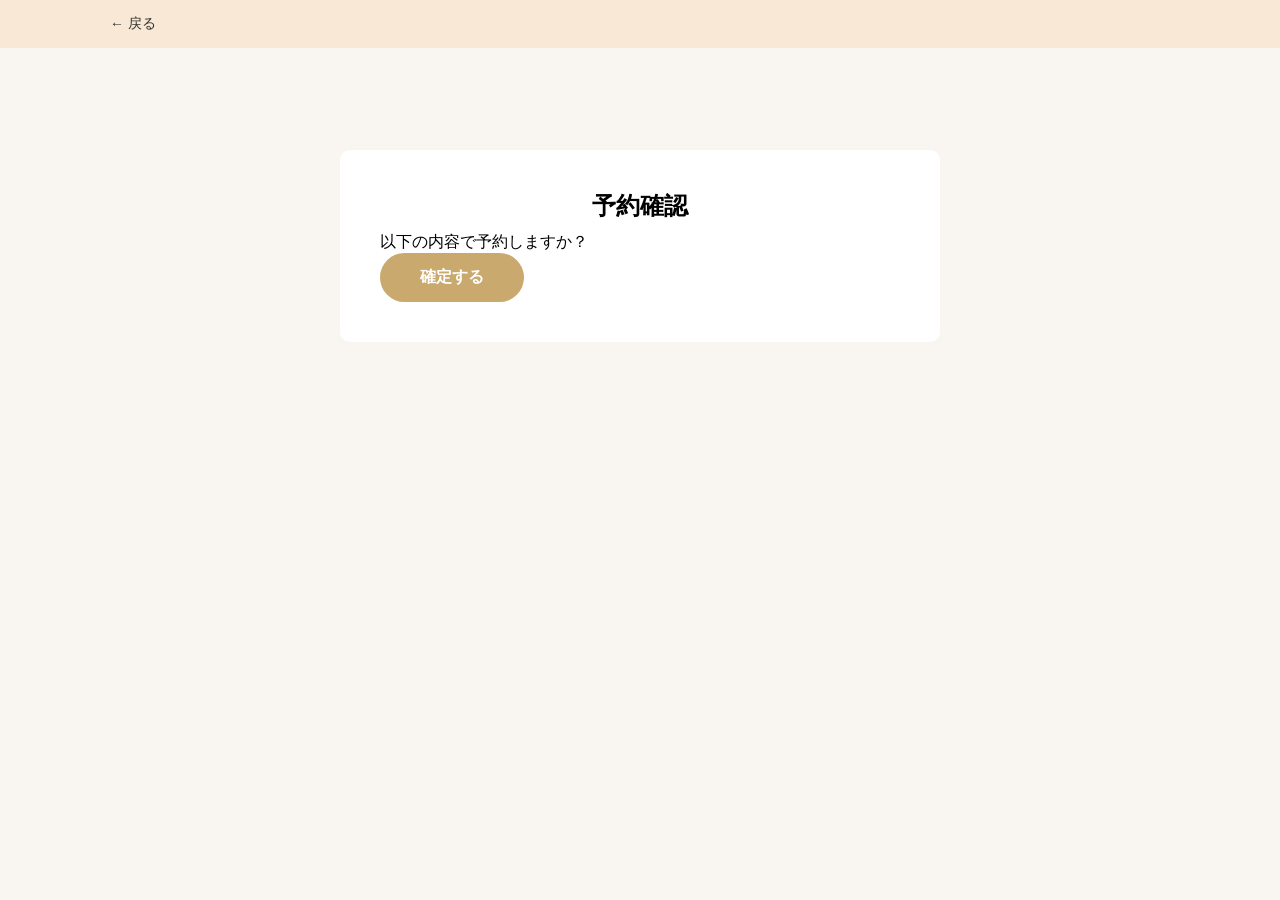
<file: confirm.html>
<!DOCTYPE html>
<html lang="ja">
<head>
<meta charset="UTF-8">
<title>予約確認</title>
<meta name="viewport" content="width=device-width, initial-scale=1.0">
<link rel="stylesheet" href="css/style.css">
</head>

<body class="reserve-page">

<header class="lp-header">
<div class="lp-header-inner">
<a href="index.html" onclick="history.back(); return false;" class="back-home">← 戻る</a>
</div>
</header>

<section class="reserve">

<h2>予約確認</h2>

<p>以下の内容で予約しますか？</p>

<div id="confirm-data"></div>

<a href="thanks.html" class="reserve-btn">確定する</a>

</section>

<script>
const data = JSON.parse(localStorage.getItem("reserveData"));

let html = `
<p>お名前：${data.name}</p>
<p>人数：${data.people}</p>
<p>日付：${data.date}</p>
<p>時間：${data.time}</p>
<p>コース：${data.course}</p>
`;

document.getElementById("confirm-data").innerHTML = html;
</script>

</body>
</html>
</file>
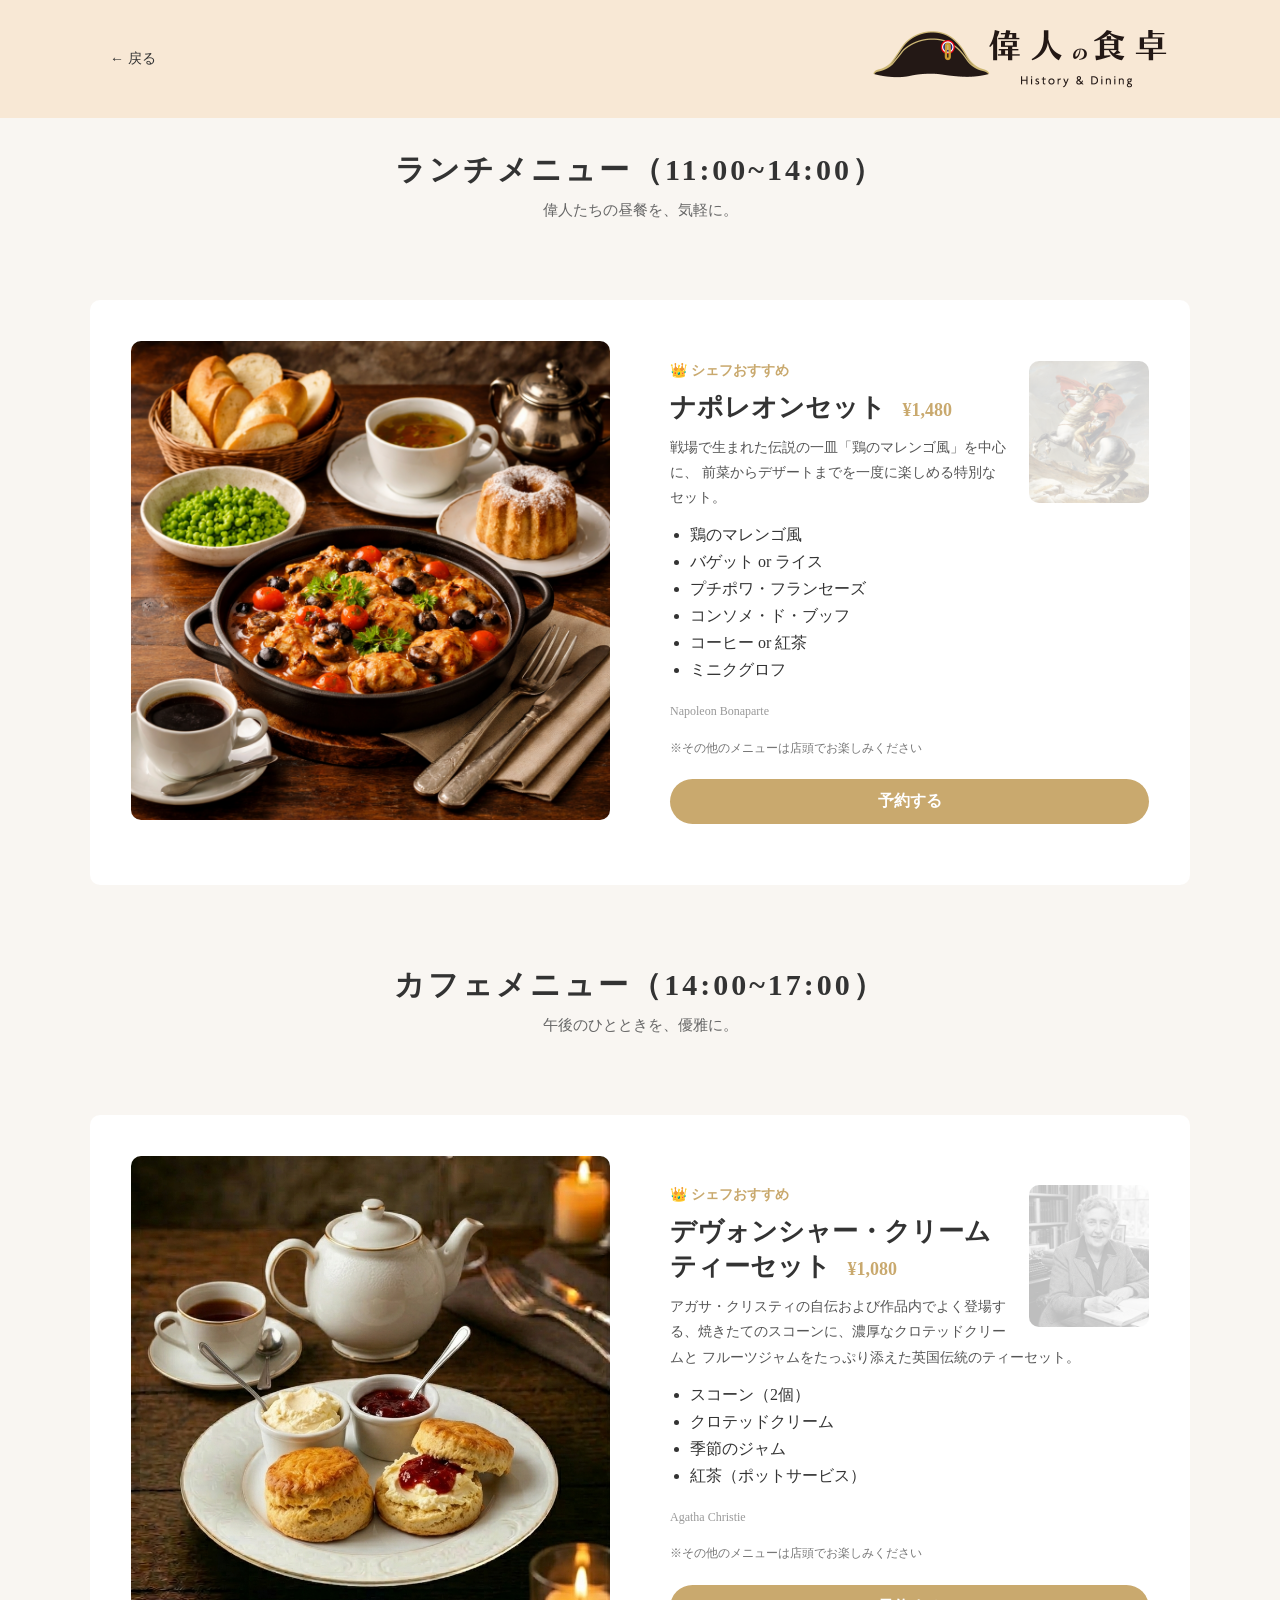
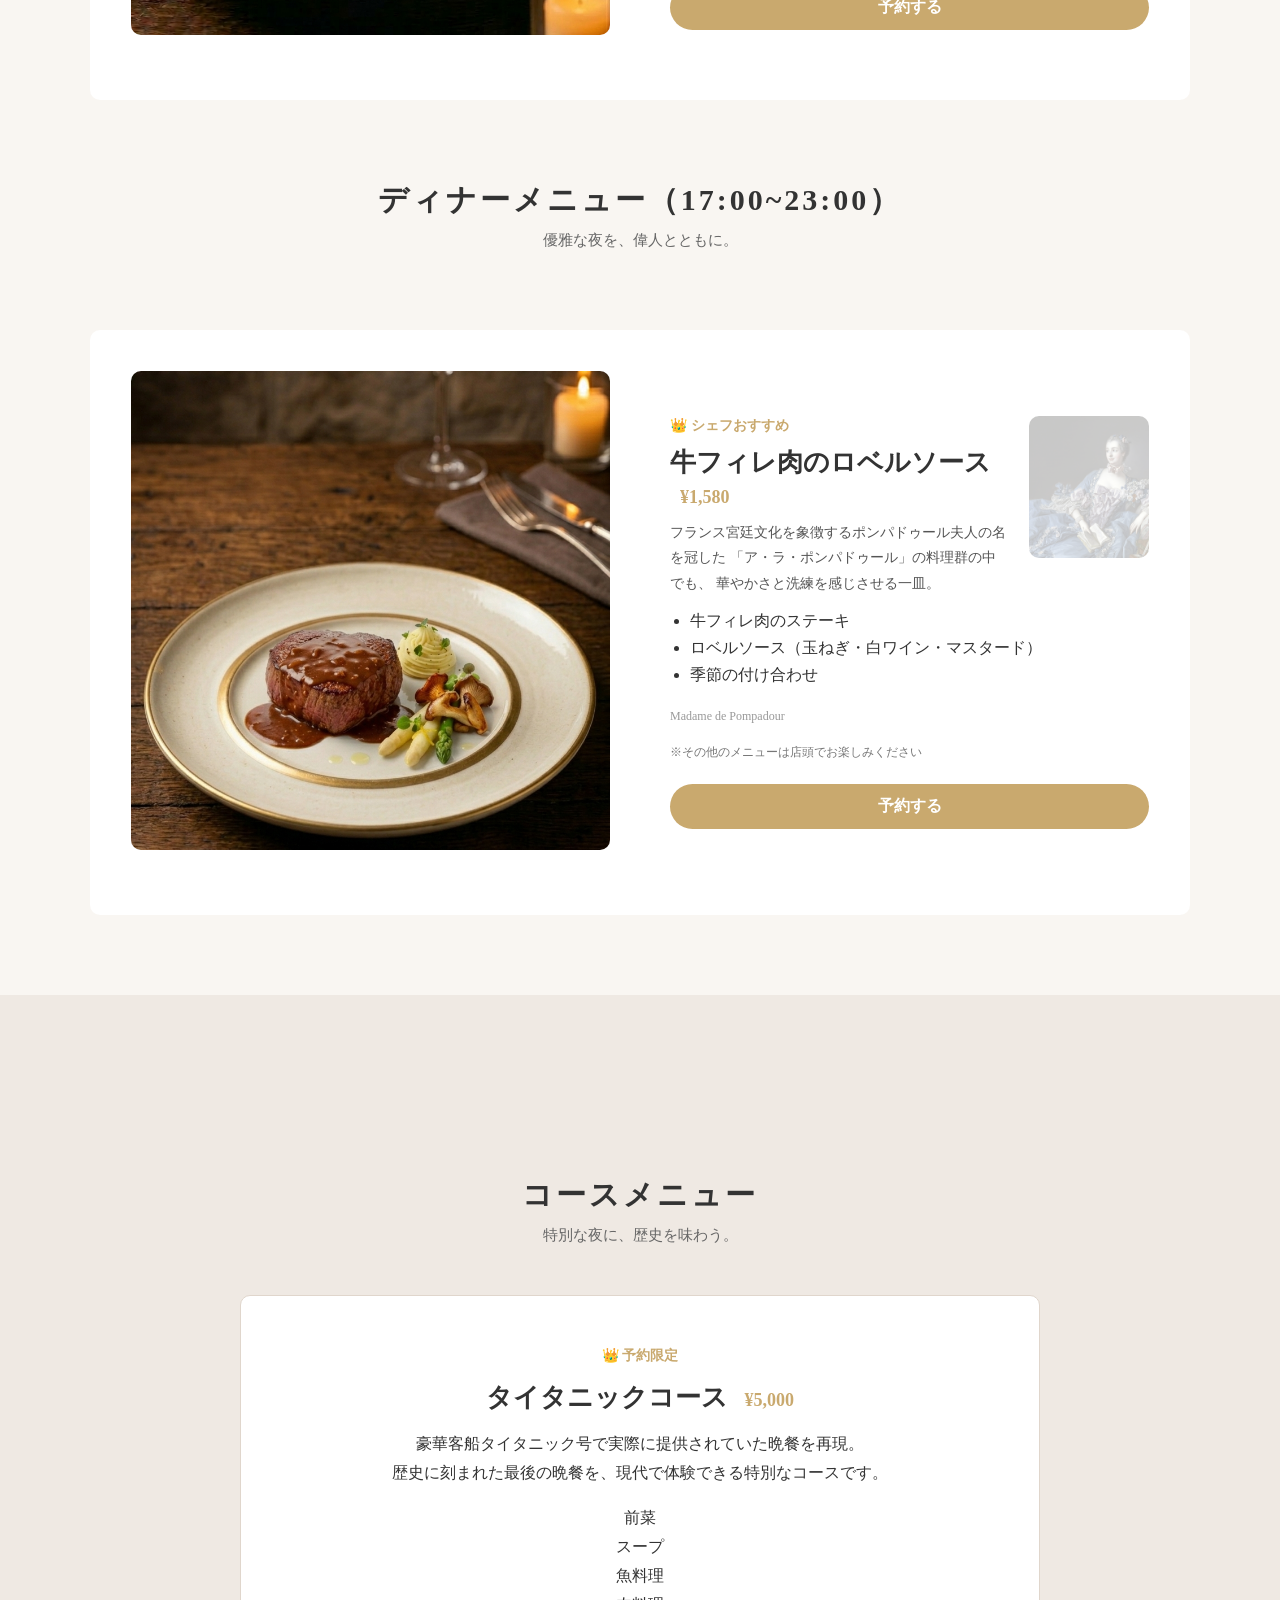
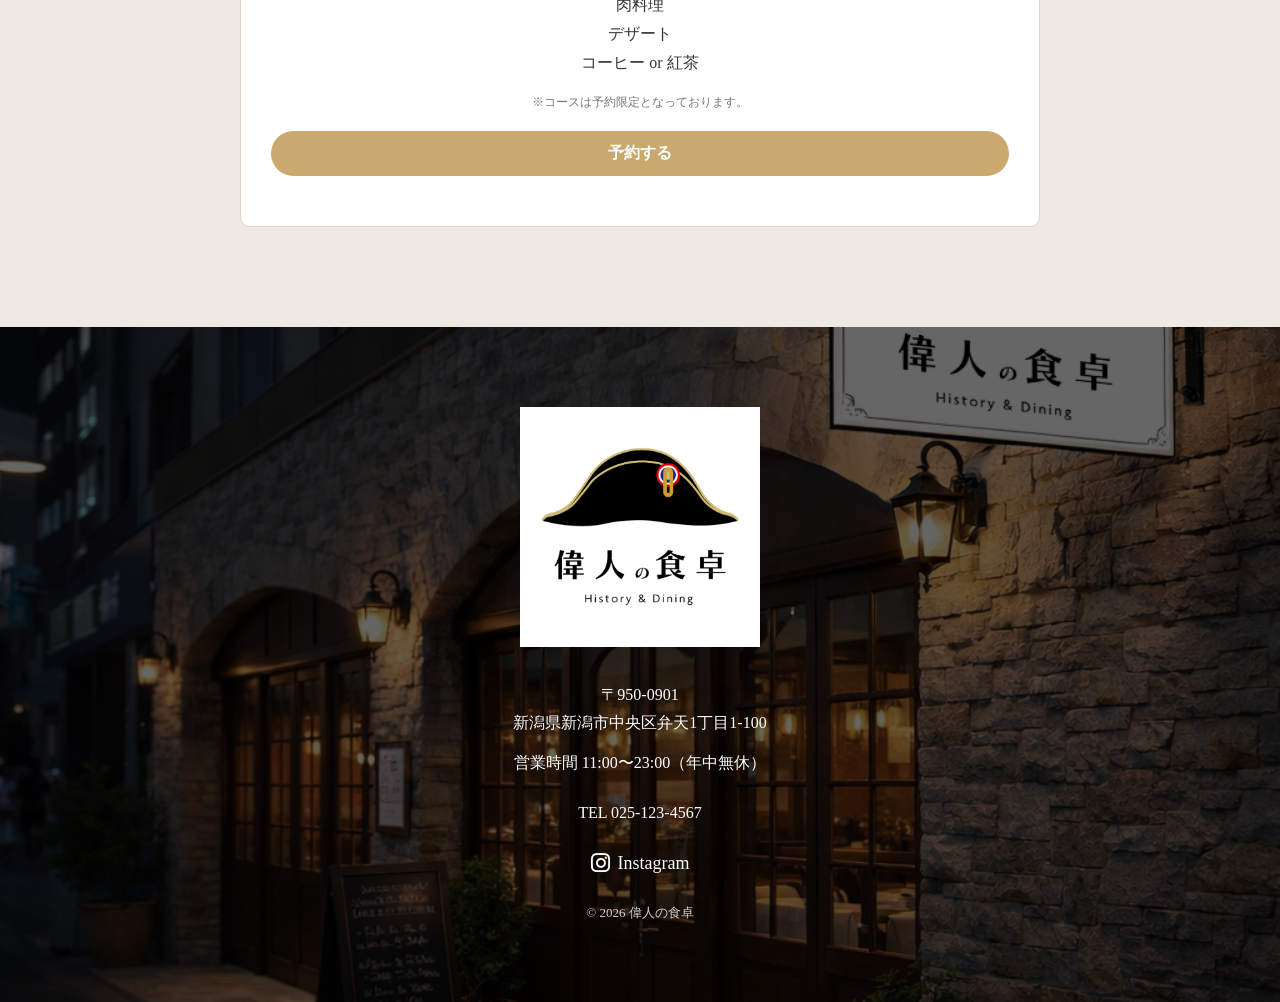
<file: menu.html>
<!DOCTYPE html>
<html lang="ja">
<head>
<meta charset="UTF-8">
<title>メニュー｜偉人の食卓</title>
<meta name="viewport" content="width=device-width, initial-scale=1.0">

<link rel="stylesheet" href="css/style.css">

<!-- Instagramアイコン -->
<link rel="stylesheet"
href="https://cdnjs.cloudflare.com/ajax/libs/font-awesome/6.5.0/css/all.min.css">

</head>

<body class="menu-page">

<!-- ヘッダー -->
<header class="lp-header">
<div class="lp-header-inner">

<a href="index.html" onclick="history.back(); return false;" class="back-home">← 戻る</a>

<h1 class="logo">
<a href="index.html">
<img src="images/logo.png">
</a>
</h1>

</div>
</header>

<main>

<section class="lunch">
<h2>ランチメニュー（11:00~14:00）</h2>
<p class="copy">偉人たちの昼餐を、気軽に。</p>

<section class="menu-item">

<div class="menu-image">
<img src="images/lunchset.png" alt="">
</div>

<div class="menu-content">

<img src="images/napoleon.jpg" class="chef-side">

<span class="badge">👑 シェフおすすめ</span>

<h3>ナポレオンセット <span>¥1,480</span></h3>

<p class="desc">
戦場で生まれた伝説の一皿「鶏のマレンゴ風」を中心に、
前菜からデザートまでを一度に楽しめる特別なセット。
</p>

<ul class="set-list">
<li>鶏のマレンゴ風</li>
<li>バゲット or ライス</li>
<li>プチポワ・フランセーズ</li>
<li>コンソメ・ド・ブッフ</li>
<li>コーヒー or 紅茶</li>
<li>ミニクグロフ</li>
</ul>

<p class="chef-name">Napoleon Bonaparte</p>

<p class="more">※その他のメニューは店頭でお楽しみください</p>

<a href="reserve.html" class="reserve-btn">予約する</a>

</div>
</section>

</section>
	
	
	<section class="lunch">
<h2>カフェメニュー（14:00~17:00）</h2>
<p class="copy">午後のひとときを、優雅に。</p>

<section class="menu-item">

<div class="menu-image">
<img src="images/devon.png" alt="">
</div>

<div class="menu-content">

<img src="images/agasa.png" class="chef-side">

<span class="badge">👑 シェフおすすめ</span>

<h3>デヴォンシャー・クリームティーセット <span>¥1,080</span></h3>

<p class="desc">
アガサ・クリスティの自伝および作品内でよく登場する、焼きたてのスコーンに、濃厚なクロテッドクリームと
        フルーツジャムをたっぷり添えた英国伝統のティーセット。
</p>

<ul class="set-list">
 <li>スコーン（2個）</li>
        <li>クロテッドクリーム</li>
        <li>季節のジャム</li>
        <li>紅茶（ポットサービス）</li>
</ul>

<p class="chef-name">Agatha Christie</p>

<p class="more">※その他のメニューは店頭でお楽しみください</p>

<a href="reserve.html" class="reserve-btn">予約する</a>

</div>
</section>

</section>


	
	
<section class="lunch">
<h2>ディナーメニュー（17:00~23:00）</h2>
<p class="copy">優雅な夜を、偉人とともに。</p>

<section class="menu-item">

<div class="menu-image">
<img src="images/gyuufire.png" alt="">
</div>

<div class="menu-content">

<img src="images/ponpa.png" class="chef-side">

<span class="badge">👑 シェフおすすめ</span>

<h3>牛フィレ肉のロベルソース <span>¥1,580</span></h3>

<p class="desc">
フランス宮廷文化を象徴するポンパドゥール夫人の名を冠した
        「ア・ラ・ポンパドゥール」の料理群の中でも、
        華やかさと洗練を感じさせる一皿。
</p>

<ul class="set-list">
 <li>牛フィレ肉のステーキ</li>
        <li>ロベルソース（玉ねぎ・白ワイン・マスタード）</li>
        <li>季節の付け合わせ</li>
</ul>

<p class="chef-name">Madame de Pompadour</p>

<p class="more">※その他のメニューは店頭でお楽しみください</p>

<a href="reserve.html" class="reserve-btn">予約する</a>

</div>
</section>

</section>	
	
	
	<section class="course">
  <h2>コースメニュー</h2>
  <p class="copy">特別な夜に、歴史を味わう。</p>

  <div class="course-box">

    <span class="badge">👑 予約限定</span>

    <h3>タイタニックコース <span>¥5,000</span></h3>

    <p class="desc">
      豪華客船タイタニック号で実際に提供されていた晩餐を再現。
      <br>歴史に刻まれた最後の晩餐を、現代で体験できる特別なコースです。
    </p>

    <ul class="course-list">
      <li>前菜</li>
      <li>スープ</li>
      <li>魚料理</li>
      <li>肉料理</li>
      <li>デザート</li>
      <li>コーヒー or 紅茶</li>
    </ul>

    <p class="more">
      ※コースは予約限定となっております。
    </p>

    <a href="reserve.html" class="reserve-btn">予約する</a>

  </div>
</section>
	
</main>

<!-- フッター（HPと統一） -->
<footer class="lp-footer">

<div class="footer-inner">

<img src="images/logo2.png" class="footer-logo">

<p class="footer-address">
〒950-0901<br>
新潟県新潟市中央区弁天1丁目1-100
</p>

<p class="footer-time">
営業時間 11:00〜23:00（年中無休）
</p>

	<p class="footer-time">
TEL 025-123-4567
</p>
	
<a href="https://www.instagram.com/ijin_no_syokutaku?igsh=dzR2eXVkNWtzcG1s&utm_source=qr" class="footer-insta">
<i class="fa-brands fa-instagram"></i>
Instagram
</a>

<p class="copyright">
© 2026 偉人の食卓
</p>

</div>
</footer>

</body>
</html>
</file>
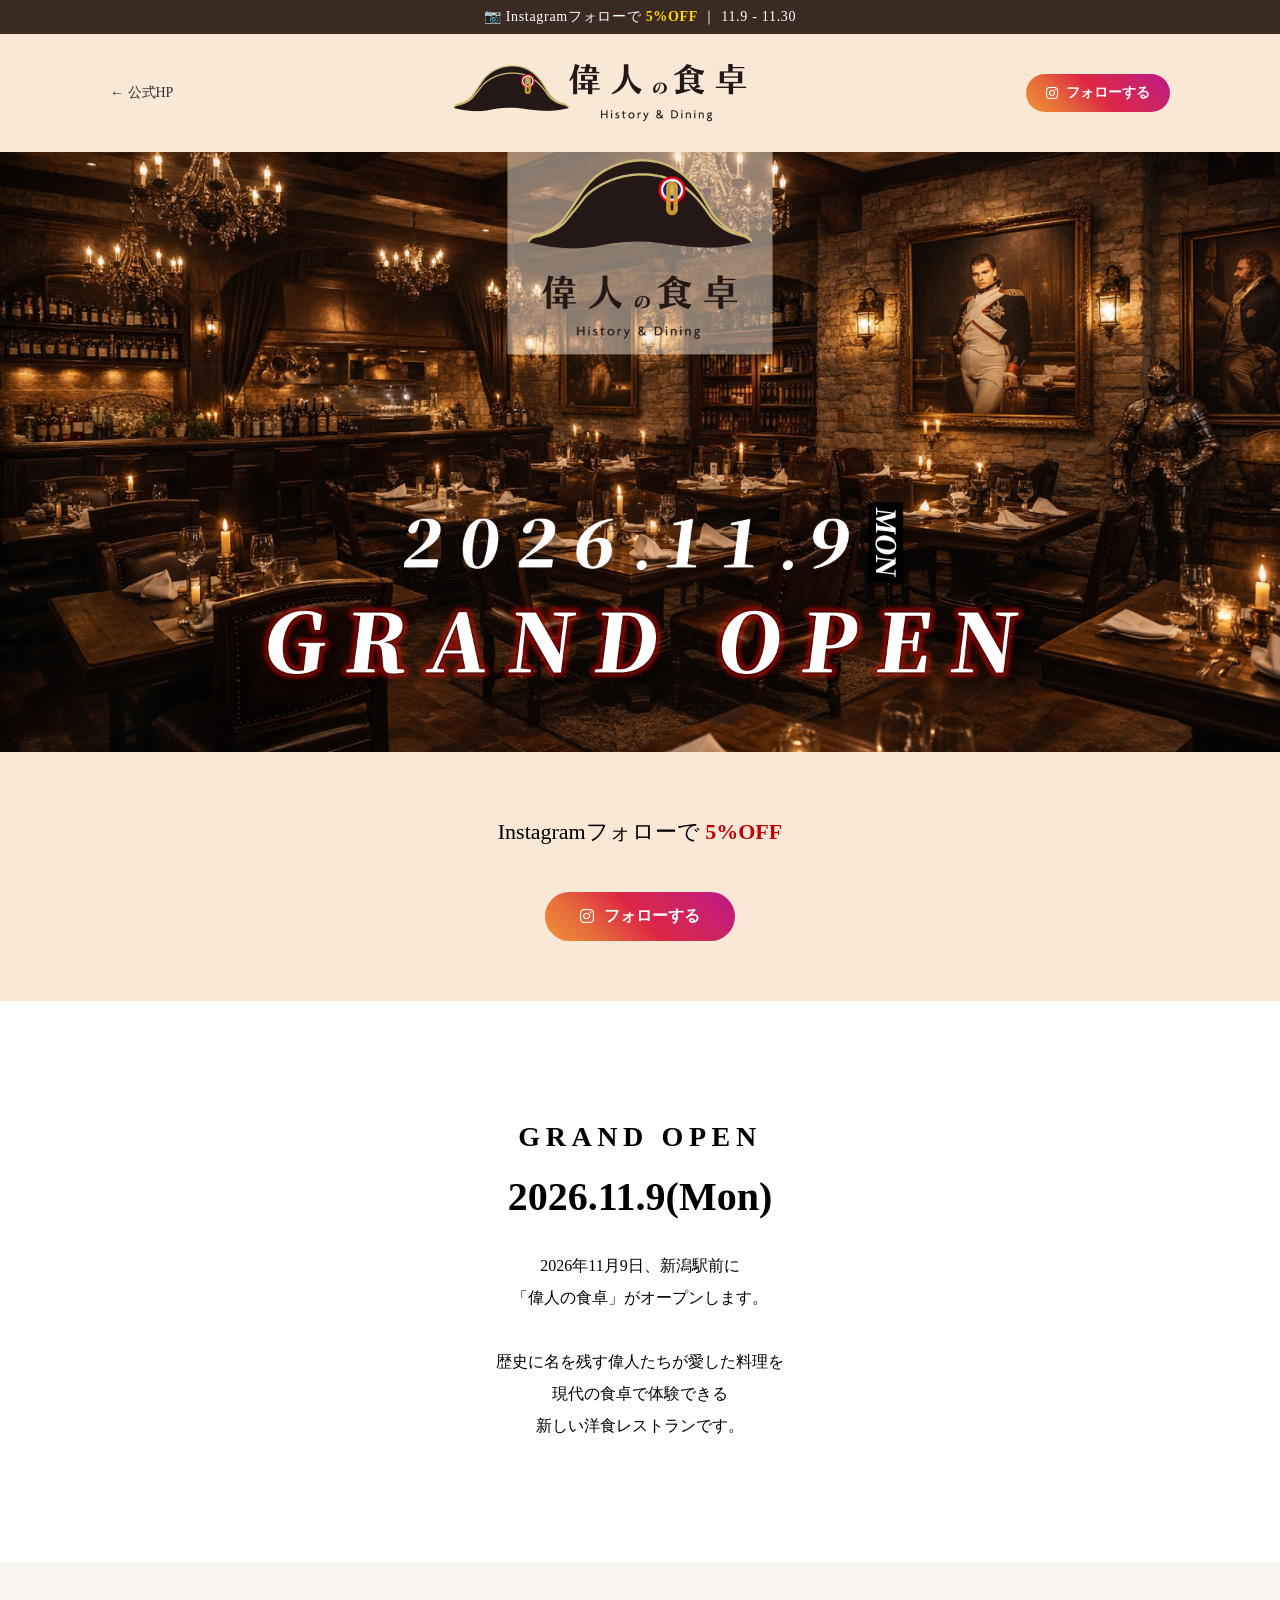
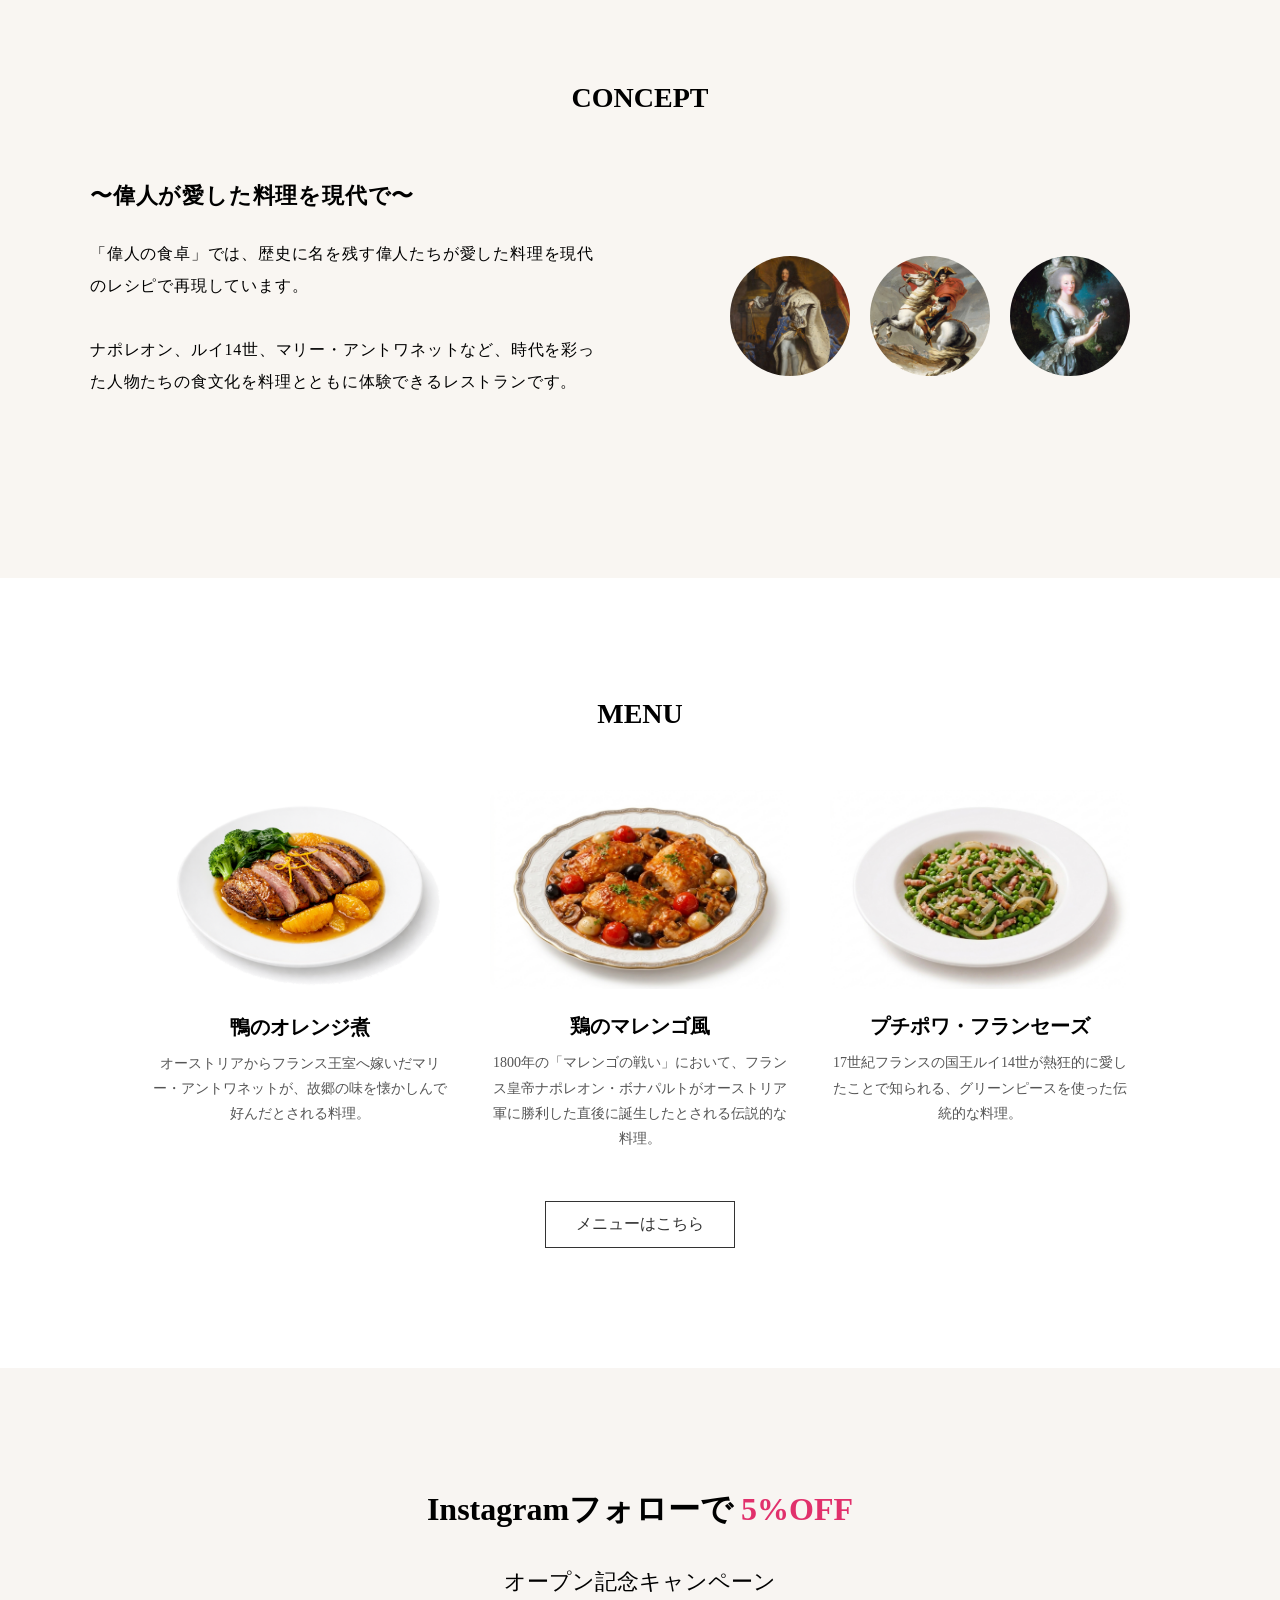
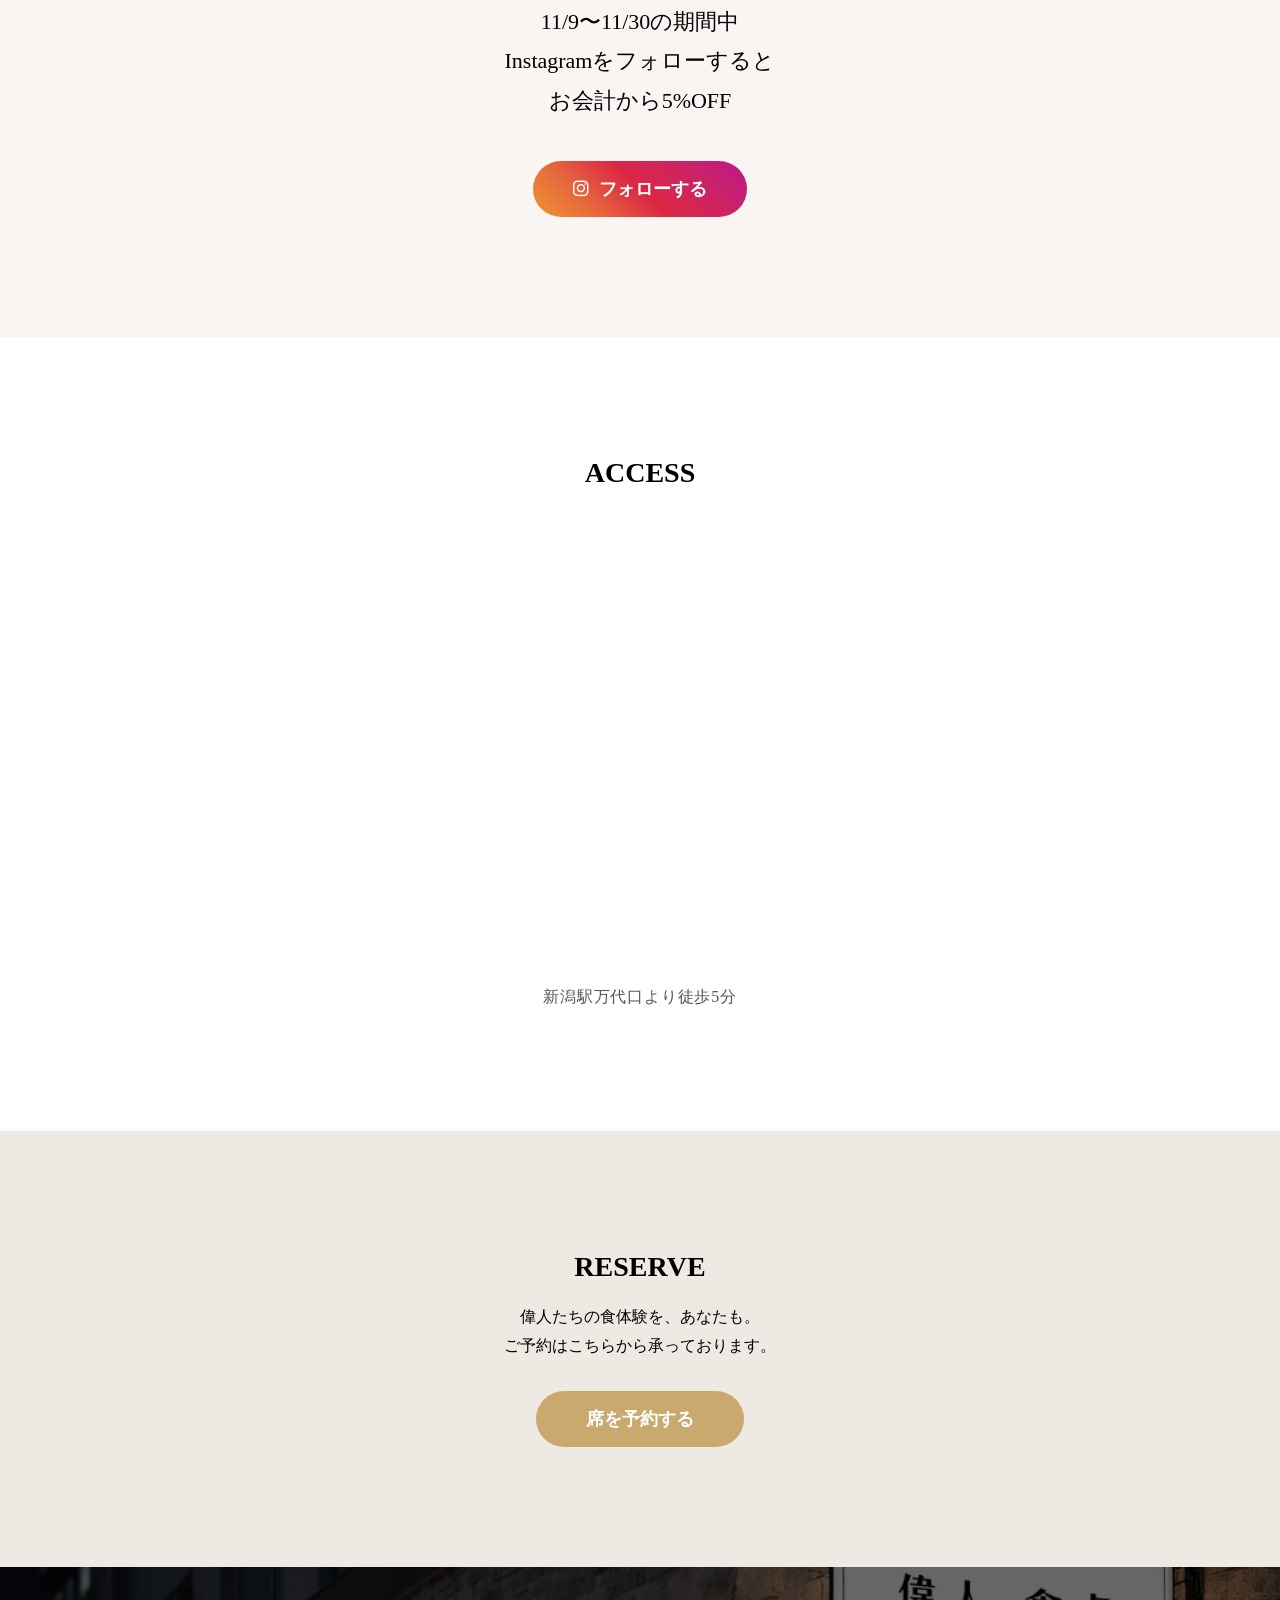
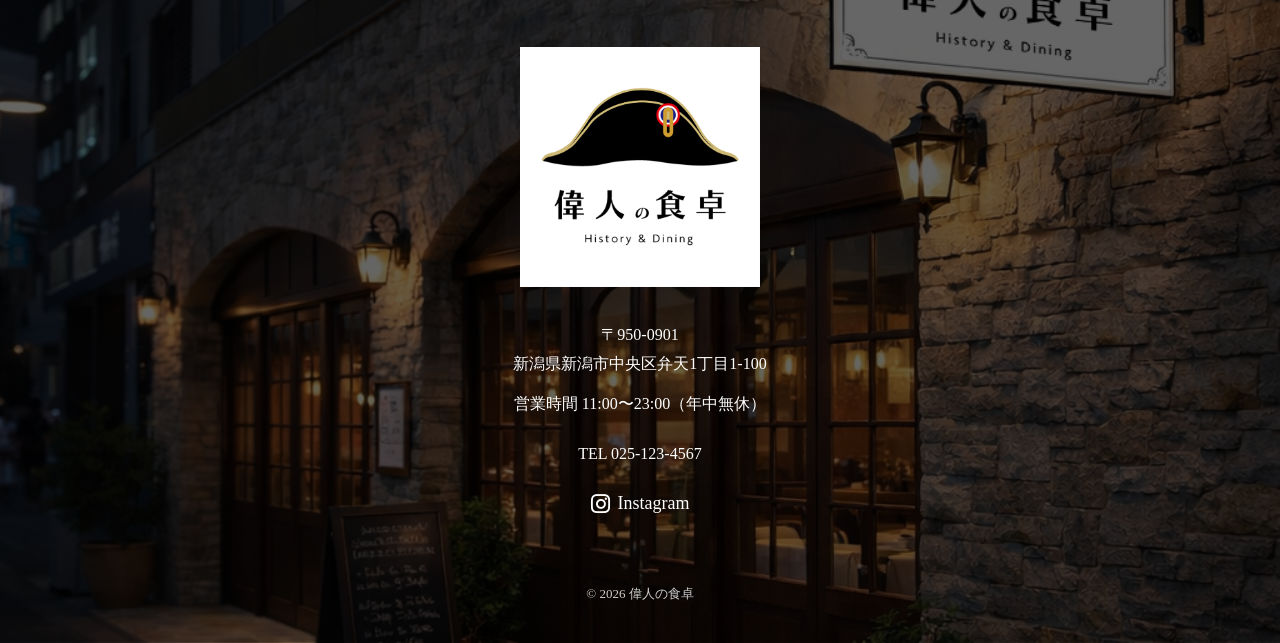
<file: open.html>
<!DOCTYPE html>

<html lang="ja">
	
<body>
	
<head>
<meta charset="UTF-8">
<meta name="viewport" content="width=device-width, initial-scale=1.0">

<title>偉人の食卓 OPEN</title>

<link rel="stylesheet" href="css/style.css">

<link rel="stylesheet"
href="https://cdnjs.cloudflare.com/ajax/libs/font-awesome/6.5.0/css/all.min.css">	
	
</head>
	
<div class="campaign-bar">
📷 Instagramフォローで <span>5%OFF</span> ｜ 11.9 - 11.30
</div>

<header class="lp-header">

<div class="lp-header-inner">

<a href="index.html" class="back-home">
← 公式HP
</a>

<h1 class="logo">
<a href="index.html">
<img src="images/logo.png" alt="偉人の食卓">
</a>
</h1>

<a href="https://www.instagram.com/ijin_no_syokutaku?igsh=dzR2eXVkNWtzcG1s&utm_source=qr" class="follow-btn">
<i class="fa-brands fa-instagram"></i>
フォローする
</a>

</div>

</header>






<section class="lp-fv">

<picture>

<source srcset="images/main2phonekai.png" media="(max-width:768px)">

<img src="images/main2pc.png" alt="偉人の食卓 グランドオープン">

</picture>
<div class="scroll-down">
<span></span>
<p>SCROLL</p>
</div>
</section>

	

	
	
	
	
<section class="follow-area">

<p class="follow-text">
Instagramフォローで <span>5%OFF</span>
</p>

<a href="https://www.instagram.com/ijin_no_syokutaku?igsh=dzR2eXVkNWtzcG1s&utm_source=qr" class="follow-big">
<i class="fa-brands fa-instagram"></i>
フォローする
</a>

</section>



<section class="open-info">

<h2 class="open-title fade-up">
GRAND OPEN
</h2>

<p class="open-date fade-up">
2026.11.9(Mon)
</p>

<p class="open-text fade-up">
2026年11月9日、新潟駅前に<br>
「偉人の食卓」がオープンします。<br><br>

歴史に名を残す偉人たちが愛した料理を<br>
現代の食卓で体験できる<br>
新しい洋食レストランです。
</p>

</section>

	
	
	
	
<section class="lp-concept">

<h2 class="concept-title fade-up">
CONCEPT
</h2>

<div class="concept-inner">

<div class="concept-text fade-up">

<h3>
〜偉人が愛した料理を現代で〜
</h3>

<p>
「偉人の食卓」では、歴史に名を残す偉人たちが愛した料理を現代のレシピで再現しています。<br><br>

ナポレオン、ルイ14世、マリー・アントワネットなど、時代を彩った人物たちの食文化を料理とともに体験できるレストランです。
</p>

</div>

<div class="concept-images fade-up">

	<img src="images/rui.jpg" alt="">
<img src="images/napoleon.jpg" alt="">
<img src="images/marie.jpg" alt="">

</div>

</div>

</section>

	
	
<section class="lp-menu">

<h2 class="menu-title fade-up">
MENU
</h2>

<div class="menu-list">

	<div class="menu-item fade-up">
<img src="images/menu3.png" alt="">
<h3>鴨のオレンジ煮</h3>
<p>
オーストリアからフランス王室へ嫁いだマリー・アントワネットが、故郷の味を懐かしんで好んだとされる料理。
</p>
</div>
	
	
	<div class="menu-item fade-up">
<img src="images/menu1.png" alt="">
<h3>鶏のマレンゴ風</h3>
<p>
1800年の「マレンゴの戦い」において、フランス皇帝ナポレオン・ボナパルトがオーストリア軍に勝利した直後に誕生したとされる伝説的な料理。
</p>
</div>
	
<div class="menu-item fade-up">
<img src="images/menu2.png" alt="">
<h3>プチポワ・フランセーズ</h3>
<p>
17世紀フランスの国王ルイ14世が熱狂的に愛したことで知られる、グリーンピースを使った伝統的な料理。
</p>
</div>


</div>

<div class="menu-more fade-up">
<a href="menu.html">メニューはこちら</a>
</div>	
	
</section>	
	
	
<section class="follow-section">

<h2 class="follow-title fade-up">
Instagramフォローで
<span>5%OFF</span>
</h2>

<p class="follow-text fade-up">
オープン記念キャンペーン<br>
11/9〜11/30の期間中<br>
Instagramをフォローすると<br>
お会計から5%OFF
</p>

<a href="https://www.instagram.com/ijin_no_syokutaku?igsh=dzR2eXVkNWtzcG1s&utm_source=qr" class="follow-big-btn fade-up">
<i class="fa-brands fa-instagram"></i>
フォローする
</a>

</section>	
	
	
<section class="lp-access">

<h2 class="access-title fade-up">
ACCESS
</h2>

<div class="access-map fade-up">

<iframe
src="https://www.google.com/maps/embed?pb=!1m14!1m12!1m3!1d338.5856263870475!2d139.0594635821805!3d37.91265046499758!2m3!1f0!2f0!3f0!3m2!1i1024!2i768!4f13.1!5e0!3m2!1sja!2sjp!4v1773289952090!5m2!1sja!2sjp"
width="100%"
height="350"
style="border:0;"
allowfullscreen=""
loading="lazy">
</iframe>

</div>

<div class="access-info fade-up">


<p>
新潟駅万代口より徒歩5分
</p>

</div>

</section>	
	
	
	<section class="lp-reserve">

<h2 class="fade-up">RESERVE</h2>

<p class="fade-up">
偉人たちの食体験を、あなたも。<br>
ご予約はこちらから承っております。
</p>

<a href="reserve.html" class="lp-reserve-btn fade-up">
席を予約する
</a>

</section>
	
<footer class="lp-footer">

<div class="footer-inner fade-up">

<img src="images/logo2.png" alt="偉人の食卓" class="footer-logo">

<p class="footer-address fade-up">
〒950-0901<br>
新潟県新潟市中央区弁天1丁目1-100
</p>

<p class="footer-time fade-up">
営業時間 11:00〜23:00（年中無休）
</p>

	<p class="footer-time fade-up">
TEL 025-123-4567
</p>
	
<a href="https://www.instagram.com/ijin_no_syokutaku?igsh=dzR2eXVkNWtzcG1s&utm_source=qr" class="footer-insta fade-up">
<i class="fa-brands fa-instagram"></i>
Instagram
</a>
	

<p class="copyright fade-up">
© 2026 偉人の食卓
</p>

</div>

</footer>	
	
	
	


<script>

const fadeElements = document.querySelectorAll(".fade-up");

window.addEventListener("scroll", function(){

fadeElements.forEach(function(el){

const position = el.getBoundingClientRect().top;
const screenHeight = window.innerHeight;

if(position < screenHeight - 100){
el.classList.add("show");
}

});

});

</script>

</body>
</html>
</file>
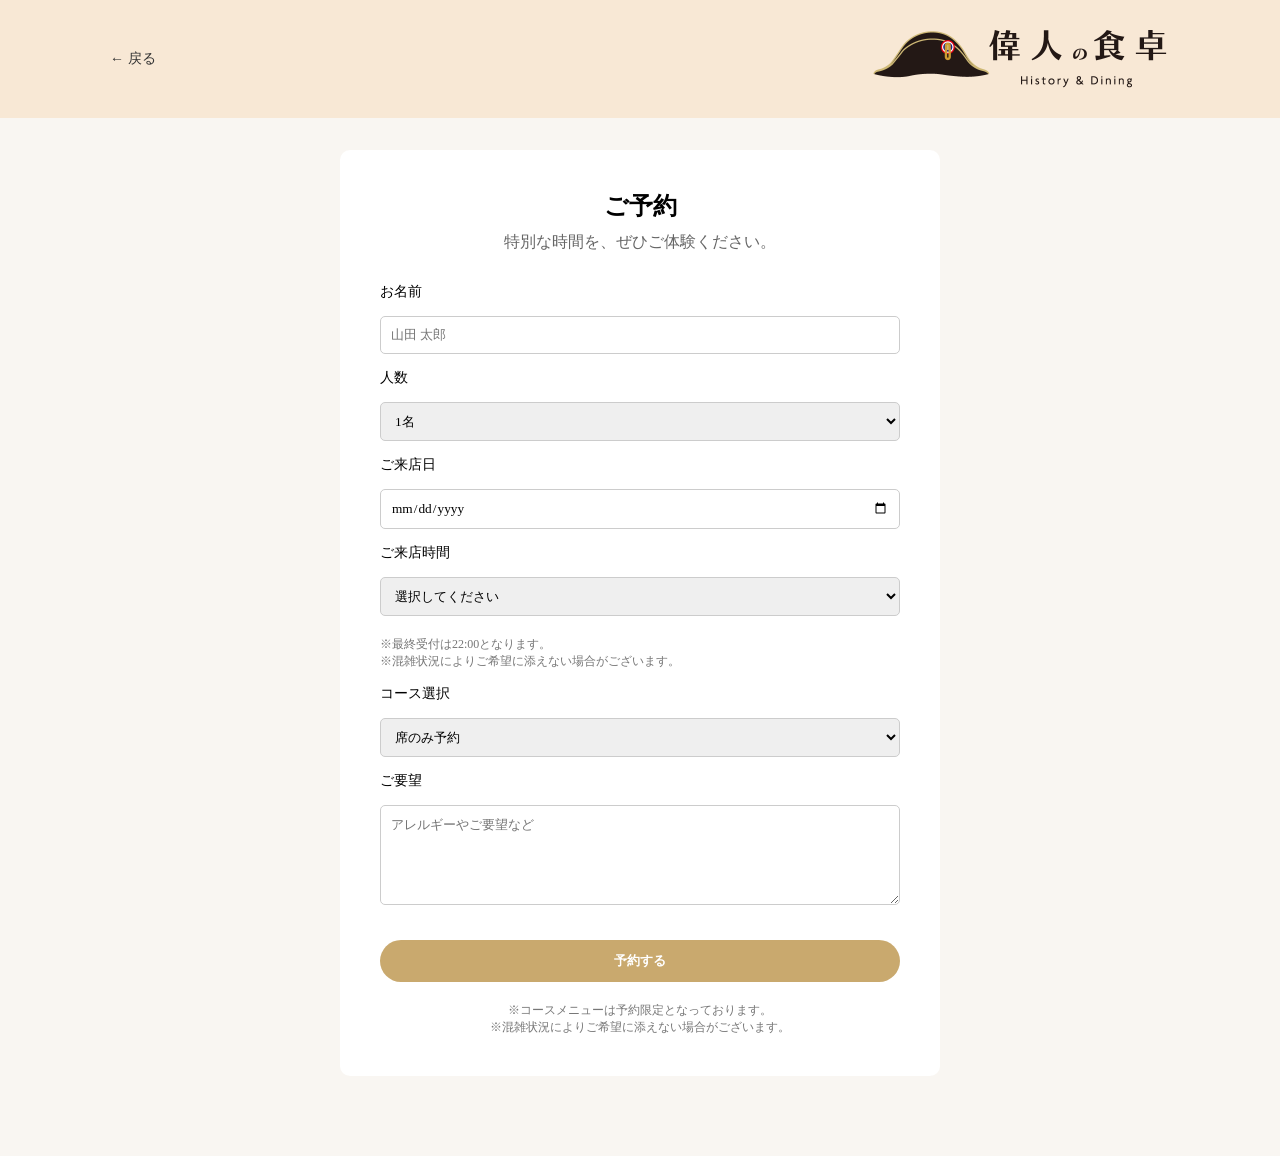
<file: reserve.html>
<!DOCTYPE html>
<html lang="ja">
<head>
<meta charset="UTF-8">
<title>予約｜偉人の食卓</title>
<meta name="viewport" content="width=device-width, initial-scale=1.0">

<link rel="stylesheet" href="css/style.css">

<link rel="stylesheet"
href="https://cdnjs.cloudflare.com/ajax/libs/font-awesome/6.5.0/css/all.min.css">

</head>

<body class="reserve-page">

<header class="lp-header">
<div class="lp-header-inner">

<a href="index.html" onclick="history.back(); return false;" class="back-home">← 戻る</a>

<h1 class="logo">
<a href="index.html">
<img src="images/logo.png">
</a>
</h1>

</div>
</header>
<main>

<section class="reserve">

<h2>ご予約</h2>
<p class="copy">特別な時間を、ぜひご体験ください。</p>

<form class="reserve-form">

<label>お名前</label>
<input type="text" placeholder="山田 太郎" required>

<label>人数</label>
<select required>
<option>1名</option>
<option>2名</option>
<option>3名</option>
<option>4名</option>
<option>5名以上</option>
</select>

<label>ご来店日</label>
<input type="date" required>

<label>ご来店時間</label>
<select id="time" required>
  <option value="">選択してください</option>
  <option>11:00</option>
  <option>11:30</option>
  <option>12:00</option>
  <option>12:30</option>
  <option>13:00</option>
  <option>13:30</option>
  <option>14:00</option>
  <option>14:30</option>
  <option>15:00</option>
  <option>15:30</option>
  <option>16:00</option>
  <option>16:30</option>
  <option>17:00</option>
  <option>17:30</option>
  <option>18:00</option>
  <option>18:30</option>
  <option>19:00</option>
  <option>19:30</option>
  <option>20:00</option>
  <option>20:30</option>
  <option>21:00</option>
  <option>21:30</option>
  <option>22:00</option>
</select>
	
	<p class="time-note">
※最終受付は22:00となります。<br>
※混雑状況によりご希望に添えない場合がございます。
</p>
	
<label>コース選択</label>
<select required>
<option>席のみ予約</option>
<option>タイタニックコース（予約限定）</option>
</select>

<label>ご要望</label>
<textarea placeholder="アレルギーやご要望など"></textarea>

<button type="submit">予約する</button>

</form>

<p class="note">
※コースメニューは予約限定となっております。<br>
※混雑状況によりご希望に添えない場合がございます。
</p>

</section>

</main>
	
<script>
document.querySelector(".reserve-form").addEventListener("submit", function(e){

  const name = document.querySelector('input[type="text"]').value;
  const date = document.querySelector('input[type="date"]').value;
  const time = document.querySelector('input[type="time"]').value;

  if(!name || !date || !time){
    alert("必須項目を入力してください");
    e.preventDefault();
  }

});
</script>
	
	<script>
document.querySelector(".reserve-form").addEventListener("submit", function(e){
  e.preventDefault();

  const data = {
    name: document.querySelector('input[type="text"]').value,
    people: document.querySelector('select').value,
    date: document.querySelector('input[type="date"]').value,
    time: document.getElementById("time").value,
    course: document.querySelectorAll('select')[1].value
  };

  localStorage.setItem("reserveData", JSON.stringify(data));

  location.href = "confirm.html";
});
</script>
	
</body>
</html>
</file>
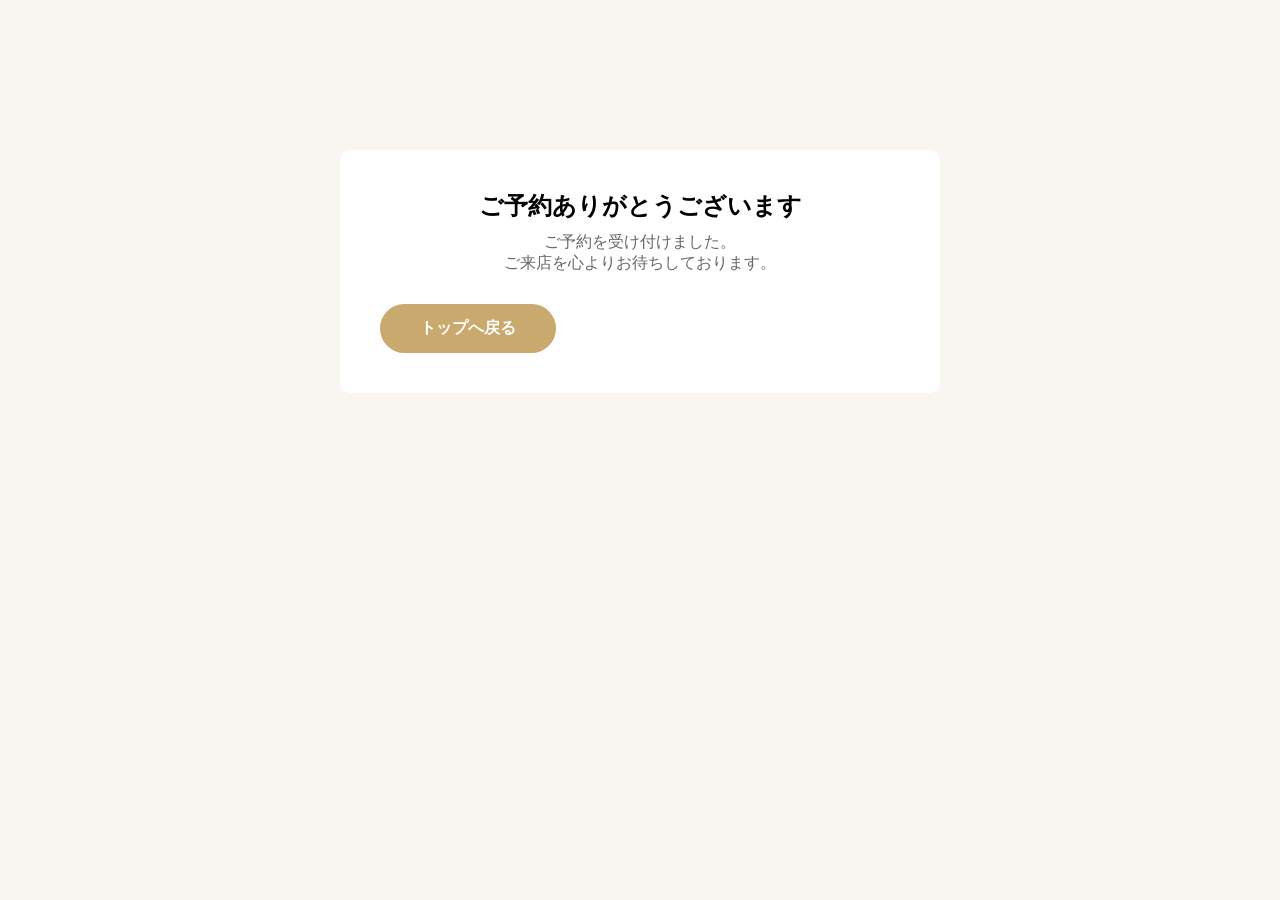
<file: thanks.html>
<!DOCTYPE html>
<html lang="ja">
<head>
<meta charset="UTF-8">
<title>予約完了</title>
<meta name="viewport" content="width=device-width, initial-scale=1.0">
<link rel="stylesheet" href="css/style.css">
</head>

<body class="reserve-page">

<section class="reserve">

<h2>ご予約ありがとうございます</h2>

<p class="copy">
ご予約を受け付けました。<br>
ご来店を心よりお待ちしております。
</p>

<a href="index.html" class="reserve-btn">トップへ戻る</a>

</section>

</body>
</html>
</file>
<file: css/style.css>
*{
margin:0;
padding:0;
box-sizing:border-box;
}

body{
font-family: "Yu Mincho", "Hiragino Mincho ProN", serif;
}

/* ヘッダー */

.header{
background:#F8E8D5;
position:fixed;
top:0;
left:0;
width:100%;
z-index:1000;
}

.header-inner{
max-width:1100px;
margin:auto;
display:flex;
align-items:center;
justify-content:space-between;
padding:15px 20px;
}

/* ロゴ */

.logo img{
height:80px;
}

/* メニュー */

.nav ul{
display:flex;
align-items:center;
list-style:none;
gap:40px;
}

.nav a{
text-decoration:none;
color:#333;
font-size:15px;
letter-spacing:0.1em;
}

/* Instagram */

.insta i{
font-size:40px;
}

/* スマホ ☰ */

.menu-btn{
display:none;
font-size:28px;
cursor:pointer;
}


/* スマホ */

@media screen and (max-width:768px){

	.logo img{
height:40px;
}
	
.header{
height:60px;
padding:0 15px;
}

.nav{
display:none;
position:absolute;
top:60px;
left:0;
width:100%;
background:#F8E8D5;
}

.nav ul{
flex-direction:column;
text-align:center;
gap:20px;
padding:20px 0;
}

.menu-btn{
display:block;
}

.nav.active{
display:block;
}
.fv{
margin-top:60px;
}
}



.fv{
margin-top:120px;
overflow:hidden;
}

@media screen and (max-width:768px){

.header{
height:60px;
}

.header-inner{
padding:5px 15px;
}

.fv{
margin-top:60px;
}

}

.fv picture img{
width:100%;
display:block;

/* アニメーション */
opacity:0;
transform:scale(1.05);

animation:fvFade 1.8s ease forwards;
}


/* アニメーション */

@keyframes fvFade{

0%{
opacity:0;
transform:scale(1.05);
}

100%{
opacity:1;
transform:scale(1);
}

}








.concept{
padding:120px 20px;
text-align:center;
}

.concept-title{
font-size:24px;
margin-bottom:20px;
}

.concept-text{
max-width:600px;
margin:0 auto 60px;
line-height:1.4;
	letter-spacing:0.05em;
}




/* 偉人写真 */

.concept-people{
display:flex;
justify-content:center;
gap:20px;
margin-top:20px;
}

.concept-people img{
width:240px !important;
height:240px !important;
object-fit:cover;
border-radius:50%;
}

@media(max-width:768px){

.concept-people{
gap:20px;
}

	.concept-people img{
width:120px !important;
height:120px !important;
object-fit:cover;
border-radius:50%;
}
	
.concept-title{
font-size:20px;
}

.concept-text{
font-size:14px;
}

p{
font-size:14px;
}
	
	
}

.concept{
padding:120px 20px;
text-align:center;

background-image:linear-gradient(rgba(0,0,0,0.4), rgba(0,0,0,0.4)),url("../images/tyuusei.jpeg");
background-size:cover;
background-position:center;
}


.concept{
color:white;
}


.fade-up{
opacity:0;
transform:translateY(40px);
transition:1s;
}

.fade-up.show{
opacity:1;
transform:translateY(0);
}




/* MENU */

.menu{
padding:120px 20px;
text-align:center;
background:#fff;
}

.menu-title{
font-size:28px;
margin-bottom:60px;
}

.menu-list{
display:flex;
justify-content:center;
gap:40px;
flex-wrap:wrap;
}

.menu-item{
width:250px;
}

.menu-item img{
width:100%;
border-radius:10px;
margin-bottom:15px;
}

.menu-item h3{
font-size:18px;
margin-bottom:10px;
}

.menu-item p{
font-size:14px;
color:#555;
}

/* メニューボタン */

.menu-more{
margin-top:50px;
}

.menu-more a{
display:inline-block;
padding:12px 30px;
border:1px solid #333;
text-decoration:none;
color:#333;
transition:0.3s;
}

.menu-more a:hover{
background:#333;
color:#fff;
}




@media(max-width:768px){

.menu-list{
flex-direction:column;
align-items:center;
}

}


.fade-up{
opacity:0;
transform:translateY(40px);
transition:1s;
}

.fade-up.show{
opacity:1;
transform:translateY(0);
}



/* NEWS */

.news{
padding:120px 20px;
background:#F4EFEA;
}

.news-title{
text-align:center;
font-size:28px;
margin-bottom:60px;
}

.news-item{
max-width:800px;
margin:auto;
display:flex;
align-items:center;
gap:30px;
text-decoration:none;
color:#333;
}

.news-img img{
width:200px;
border-radius:8px;
}

.news-date{
font-size:14px;
color:#777;
margin-bottom:8px;
}

.news-head{
font-size:18px;
}

/* hover */

.news-item:hover{
opacity:0.7;
}


@media(max-width:768px){

.news-item{
flex-direction:column;
text-align:center;
}

.news-img img{
width:100%;
max-width:300px;
}

}

html{
scroll-behavior:smooth;
}




/* ACCESS */

.access{
padding:120px 20px;
text-align:center;
background:#fff;
}

.access-title{
font-size:28px;
margin-bottom:60px;
}

.access-map{
max-width:900px;
margin:auto;
}

.access-map iframe{
width:100%;
height:400px;
border-radius:10px;
}

.access-info{
margin-top:25px;
font-size:16px;
color:#555;
letter-spacing:0.05em;
}


/* 予約セクション */

.reserve-cta{
padding:120px 20px;
text-align:center;
background:#efe9e3;
}

.reserve-cta h2{
font-size:28px;
margin-bottom:20px;
}

.reserve-cta p{
margin-bottom:30px;
line-height:1.8;
}

.reserve-btn{
display:inline-block;
padding:14px 40px;
background:#c9a96e;
color:#fff;
text-decoration:none;
border-radius:30px;
font-weight:bold;
transition:0.3s;
}

.reserve-btn:hover{
transform:translateY(-3px);
background:#a8894f;
box-shadow:0 8px 20px rgba(0,0,0,0.15);
}


/* FOOTER */

.footer{
padding:100px 20px;
text-align:center;
color:#fff;

background-image:
linear-gradient(rgba(0,0,0,0.6), rgba(0,0,0,0.6)),
url("../images/gaikan.png");

background-size:cover;
background-position:center;
}

.footer-inner{
max-width:800px;
margin:auto;
}

.footer-logo img{
height:240px;
margin-bottom:30px;
}

.footer-address{
line-height:1.8;
margin-bottom:15px;
}

.footer-time{
margin-bottom:30px;
}

.footer-sns i{
font-size:30px;
margin-bottom:40px;
}

.footer-sns a{
color:white;
}

.footer-copy{
font-size:14px;
opacity:0.8;
}








/* キャンペーンバー */

.campaign-bar{
background:#3b2a22;
color:#fff;
text-align:center;
font-size:14px;
padding:8px 10px;
letter-spacing:0.05em;
}

.campaign-bar span{
color:#ffd700;
font-weight:bold;
}

.campaign-bar span{
animation:flash 1.5s infinite;
}

@keyframes flash{
0%{opacity:1;}
50%{opacity:0.5;}
100%{opacity:1;}
}

/* LPヘッダー */

.lp-header{
background:#F8E8D5;
position:sticky;
top:0;
z-index:1000;
}

.lp-header .logo img{
height:80px;
}

.lp-header-inner{
max-width:1100px;
margin:auto;
padding:15px 20px;

display:flex;
align-items:center;
justify-content:space-between;
gap:20px;
}

.follow-btn{
display:flex;
align-items:center;
gap:8px;

background:linear-gradient(45deg,#f09433,#e6683c,#dc2743,#cc2366,#bc1888);

color:#fff;
text-decoration:none;
	

padding:10px 20px;
border-radius:30px;
font-size:14px;
font-weight:bold;

transition:0.3s;
	
}

.follow-btn:hover{
transform:translateY(-2px);
opacity:0.9;
}

/* スマホ */

@media (max-width:768px){

.lp-header-inner{
padding:10px 15px;
}

.lp-header .logo img{
height:30px;
}

.follow-btn{
font-size:8px;
padding:8px 14px;
}

.campaign-bar{
font-size:12px;
padding:6px;
}

}



/* LPファーストビュー */

.lp-fv img{
width:100%;
display:block;
}

/* フォローエリア */

.follow-area{
text-align:center;
padding:60px 20px;
background:#F8E8D5;
}

.follow-text{
font-size:22px;
margin-bottom:25px;
}

.follow-text span{
color:#c40000;
font-weight:bold;
}

.follow-big{
display:inline-flex;
align-items:center;
gap:10px;

background:linear-gradient(45deg,#f09433,#e6683c,#dc2743,#cc2366,#bc1888);

color:white;
text-decoration:none;
padding:14px 35px;
border-radius:30px;
font-weight:bold;
font-size:16px;
	animation:followPulse 2s infinite;
}



@media (max-width:768px){

.follow-text{
font-size:18px;
}

.follow-big{
font-size:14px;
padding:12px 25px;
}

}




.lp-fv img{
width:100%;
display:block;

opacity:0;
transform:scale(1.05);

animation:fvFade 2s ease forwards;
}

@keyframes fvFade{

0%{
opacity:0;
transform:scale(1.05);
}

100%{
opacity:1;
transform:scale(1);
}

}





.follow-area{
text-align:center;
padding:60px 20px;
background:#F8E8D5;

opacity:0;
transform:translateY(30px);

animation:followFade 1s ease forwards;
animation-delay:1.5s;
}

@keyframes followFade{

0%{
opacity:0;
transform:translateY(30px);
}

100%{
opacity:1;
transform:translateY(0);
}

}



/* OPEN告知 */

.open-info{
text-align:center;
padding:120px 20px;
background:#fff;
}

.open-title{
font-size:28px;
letter-spacing:0.2em;
margin-bottom:20px;
}

.open-date{
font-size:40px;
font-weight:bold;
margin-bottom:30px;
}

.open-text{
max-width:600px;
margin:auto;
line-height:2;
}



@media(max-width:768px){

.open-date{
font-size:30px;
}

.open-text{
font-size:14px;
}

}





/* LP CONCEPT */

.lp-concept{
padding:120px 20px;
background:#f9f6f2;
}

.concept-title{
text-align:center;
font-size:28px;
margin-bottom:60px;
}

.concept-inner{
max-width:1100px;
margin:auto;

display:flex;
align-items:center;
gap:60px;
}

.concept-text{
flex:1;
line-height:2;
}

.concept-text h3{
font-size:22px;
margin-bottom:20px;
}

.concept-images{
flex:1;

display:flex;
gap:20px;
justify-content:center;
}

.concept-images img{
width:120px;
height:120px;

object-fit:cover;
border-radius:50%;
}




@media(max-width:768px){

.concept-inner{
flex-direction:column;
text-align:center;
}

.concept-images img{
width:100px;
height:100px;
}

	
	.concept-title{
font-size:22px;
}

.concept-text h3{
font-size:18px;
}

.concept-text{
font-size:14px;
}
	
	.concept-text{
line-height:1.8;
}
	
}




/* LP MENU */

.lp-menu{
padding:120px 20px;
text-align:center;
background:#fff;
}

.menu-title{
font-size:28px;
margin-bottom:60px;
}

.menu-list{
max-width:1100px;
margin:auto;

display:flex;
justify-content:center;
gap:40px;
}

.menu-item{
width:300px;
}

.menu-item img{
width:100%;
border-radius:10px;
margin-bottom:20px;
}

.menu-item h3{
font-size:20px;
margin-bottom:10px;
}

.menu-item p{
font-size:14px;
line-height:1.8;
color:#555;
}



@media(max-width:768px){

.menu-list{
flex-direction:column;
align-items:center;
}

.menu-item{
width:90%;
}

}




/* Instagramフォロー */

.follow-section{
padding:120px 20px;
text-align:center;
background:#f8f5f2;
}

.follow-title{
font-size:32px;
margin-bottom:30px;
}

.follow-title span{
color:#e1306c;
}

.follow-text{
line-height:1.8;
margin-bottom:40px;
}

/* 大きいフォローボタン */

.follow-big-btn{
display:inline-flex;
align-items:center;
gap:10px;

padding:16px 40px;

background:linear-gradient(
45deg,
#f09433,
#e6683c,
#dc2743,
#cc2366,
#bc1888
);

color:#fff;
text-decoration:none;
font-weight:bold;

border-radius:50px;

font-size:18px;

transition:0.3s;
}

.follow-big-btn:hover{
transform:translateY(-3px);
opacity:0.9;
}


.follow-big-btn{
animation:followPulse 2s infinite;
}

@keyframes followPulse{

0%{transform:scale(1);}
50%{transform:scale(1.05);}
100%{transform:scale(1);}

}



/* LP ACCESS */

.lp-access{
padding:120px 20px;
text-align:center;
background:#fff;
}

.access-title{
font-size:28px;
margin-bottom:50px;
}

.access-map{
max-width:900px;
margin:0 auto 40px;
}

.access-info h3{
font-size:20px;
margin-bottom:10px;
}

.access-info p{
line-height:1.8;
}


/* LP 予約セクション */

.lp-reserve{
padding:120px 20px;
text-align:center;
background:#efe9e3;
}

.lp-reserve h2{
font-size:28px;
margin-bottom:20px;
}

.lp-reserve p{
margin-bottom:30px;
line-height:1.8;
}

.lp-reserve-btn{
display:inline-block;
padding:16px 50px;
background:#c9a96e;
color:#fff;
text-decoration:none;
border-radius:50px;
font-weight:bold;
font-size:18px;
transition:0.3s;
animation:followPulse 2s infinite;
}

.lp-reserve-btn:hover{
transform:translateY(-3px);
background:#a8894f;
box-shadow:0 10px 25px rgba(0,0,0,0.15);
}

/* LP FOOTER */

.lp-footer{

background-image:
linear-gradient(rgba(0,0,0,0.6),rgba(0,0,0,0.6)),
url("../images/gaikan.png");

background-size:cover;
background-position:center;

color:#fff;
text-align:center;

padding:80px 20px;
}

.footer-inner{
max-width:900px;
margin:auto;
}

.footer-logo{
height:240px;
margin-bottom:30px;
}

.footer-address{
line-height:1.8;
margin-bottom:15px;
}

.footer-time{
margin-bottom:30px;
}

.footer-insta{
display:inline-flex;
align-items:center;
gap:8px;

color:#fff;
text-decoration:none;

font-size:18px;
margin-bottom:30px;
}

.footer-insta i{
font-size:22px;
}

.footer-insta:hover{
opacity:0.7;
}

.copyright{
font-size:13px;
opacity:0.8;
}



/* LP ヘッダー戻る */

.back-home{
font-size:14px;
text-decoration:none;
color:#333;
}

.back-home:hover{
opacity:0.6;
}



/* スクロール矢印 */

.scroll-down{

position:absolute;
bottom:40px;
left:50%;

transform:translateX(-50%);

text-align:center;
color:white;

}

.scroll-down span{

display:block;

width:20px;
height:20px;

border-bottom:2px solid white;
border-right:2px solid white;

transform:rotate(45deg);

margin:0 auto;

animation:arrowMove 2s infinite;

}

.scroll-down p{

font-size:12px;
letter-spacing:0.2em;
margin-top:8px;

}

/* 矢印アニメーション */

@keyframes arrowMove{

0%{
transform:rotate(45deg) translate(0,0);
opacity:0;
}

50%{
opacity:1;
}

100%{
transform:rotate(45deg) translate(10px,10px);
opacity:0;
}

}

.fv{
position:relative;
}





/* メニューページ */

.menu-page .lp-header{
  position: fixed;
  top:0;
  left:0;
  width:100%;
  z-index:1000;
}

.menu-page {
  background: #f9f6f2;
  color: #333;
}

.menu-page h2 {
  text-align: center;
  margin: 80px 0 10px;
  font-size: 30px;
  letter-spacing: 0.1em;
}

.menu-page .copy {
  text-align: center;
  margin-bottom: 50px;
  color: #666;
  font-size: 15px;
}



.menu-page .menu-item {
  display: flex;
  gap: 60px;
  align-items: center;
  justify-content: space-between;

  margin: 80px auto;
  max-width: 1100px;
  width: 90%;

  background: #fff;
  padding: 40px;
  border-radius: 10px;
}

.menu-page .menu-image {
  position: relative;
  width: 50%;
}

.menu-page .menu-image img {
  width: 100%;
  border-radius: 10px;
}


.menu-page .chef-bg {
  position: absolute;
  top: 0;
  left: 0;
  width: 100%;
  opacity: 0.08;
}

.menu-page .menu-content {
  width: 50%;
}


.menu-page .badge {
  color: #c9a96e;
  font-weight: bold;
  font-size: 14px;
}



.menu-page .menu-content h3 {
  font-size: 26px;
  margin: 10px 0;
}

.menu-page .menu-content h3 span {
  font-size: 18px;
  margin-left: 10px;
  color: #c9a96e;
}



.menu-page .desc {
  margin-bottom: 15px;
  line-height: 1.8;
}


.menu-page .set-list {
  margin-bottom: 20px;
  padding-left: 20px;
}

.menu-page .set-list li {
  margin-bottom: 6px;
}


.menu-page .chef-name {
  font-size: 12px;
  color: #999;
  margin-bottom: 15px;
}


.menu-page .more {
  font-size: 12px;
  color: #777;
  margin-bottom: 15px;
}

.menu-page .reserve-btn {
  display: block;
  margin: 20px auto 0;

  padding: 12px 28px;
  background: #c9a96e;
  color: #fff;
  text-align: center;

  border-radius: 30px;
  font-weight: bold;
}

.menu-page .reserve-btn:hover {
  transform: translateY(-2px);
  opacity: 0.9;
}

.menu-page .menu-content {
  width: 50%;
  position: relative;
}

.menu-page .chef-side {
float: right;
  width: 120px;
  opacity: 0.25;
  margin: 0 0 10px 20px;
}


.menu-page {
  padding-top: 70px;
}

@media (max-width: 768px) {

  .menu-page .menu-item {
    flex-direction: column;
    padding: 20px;
  }

  .menu-page .menu-image,
  .menu-page .menu-content {
    width: 100%;
  }

  .menu-page h2 {
    font-size: 22px;
  }

  .menu-page .menu-content h3 {
    font-size: 20px;
  }

	.menu-page .chef-side {
  position: static;
  width: 80px;
  margin: 10px auto;
  display: block;
}

	.menu-page{
    padding-top:60px;
  }
	
}
	


.course {
  padding: 100px 20px;
  background: #efe9e3;
  text-align: center;
}

.course-box {
  max-width: 800px;
  margin: 0 auto;
  background: #fff;
  padding: 50px 30px;
  border-radius: 10px;
	border: 1px solid #e0d6cc;
}

.course h3 {
  font-size: 26px;
  margin: 15px 0;
}

.course h3 span {
  font-size: 18px;
  color: #c9a96e;
  margin-left: 10px;
}

.course .desc {
  line-height: 1.8;
  margin-bottom: 20px;
}

.course-list {
  list-style: none;
  margin-bottom: 20px;
  padding: 0;
}

.course-list li {
  margin-bottom: 8px;
}

.course .badge {
  color: #c9a96e;
  font-weight: bold;
}


.reserve-btn {
  transition: all 0.3s ease;
}

.reserve-btn:hover {
  transform: translateY(-3px);
  background: #a8894f;
  box-shadow: 0 8px 20px rgba(0,0,0,0.15);
}


.menu-page .menu-item {
  transition: all 0.4s ease;
}

.menu-page .menu-item:hover {
  transform: translateY(-5px);
  box-shadow: 0 10px 30px rgba(0,0,0,0.1);
}


.menu-page .menu-image img {
  transition: transform 0.5s ease;
}

.menu-page .menu-item:hover .menu-image img {
  transform: scale(1.05);
}


.course-box {
  transition: all 0.4s ease;
}

.course-box:hover {
  transform: translateY(-5px);
  box-shadow: 0 10px 25px rgba(0,0,0,0.1);
}


.menu-page .menu-item {
  border: 1px solid transparent;
}

.menu-page .menu-item {
  border: 1px solid transparent;
}

.menu-page .menu-item:hover {
  border: 1px solid #e0d6cc;
}




.reserve-page {
  background: #f9f6f2;
  padding-top: 70px;
}

.reserve-page .lp-header{
  position: fixed;
  top:0;
  left:0;
  width:100%;
  z-index:1000;
}

.reserve {
  max-width: 600px;
  margin: 80px auto;
  padding: 40px;
  background: #fff;
  border-radius: 10px;
}

.reserve h2 {
  text-align: center;
  margin-bottom: 10px;
}

.reserve .copy {
  text-align: center;
  margin-bottom: 30px;
  color: #666;
}

.reserve-form {
  display: flex;
  flex-direction: column;
  gap: 15px;
}

.reserve-form label {
  font-size: 14px;
}

.reserve-form input,
.reserve-form select,
.reserve-form textarea {
  padding: 10px;
  border: 1px solid #ccc;
  border-radius: 5px;
  font-family: inherit;
}

.reserve-form textarea {
  height: 100px;
}

.reserve-form button {
  margin-top: 20px;
  padding: 12px;
  background: #c9a96e;
  color: #fff;
  border: none;
  border-radius: 30px;
  font-weight: bold;
  cursor: pointer;
  transition: 0.3s;
}

.reserve-form button:hover {
  background: #a8894f;
}

.note {
  font-size: 12px;
  color: #777;
  margin-top: 20px;
  text-align: center;
}

.time-note{
  font-size:12px;
  color:#777;
  margin-top:5px;
}
</file>
